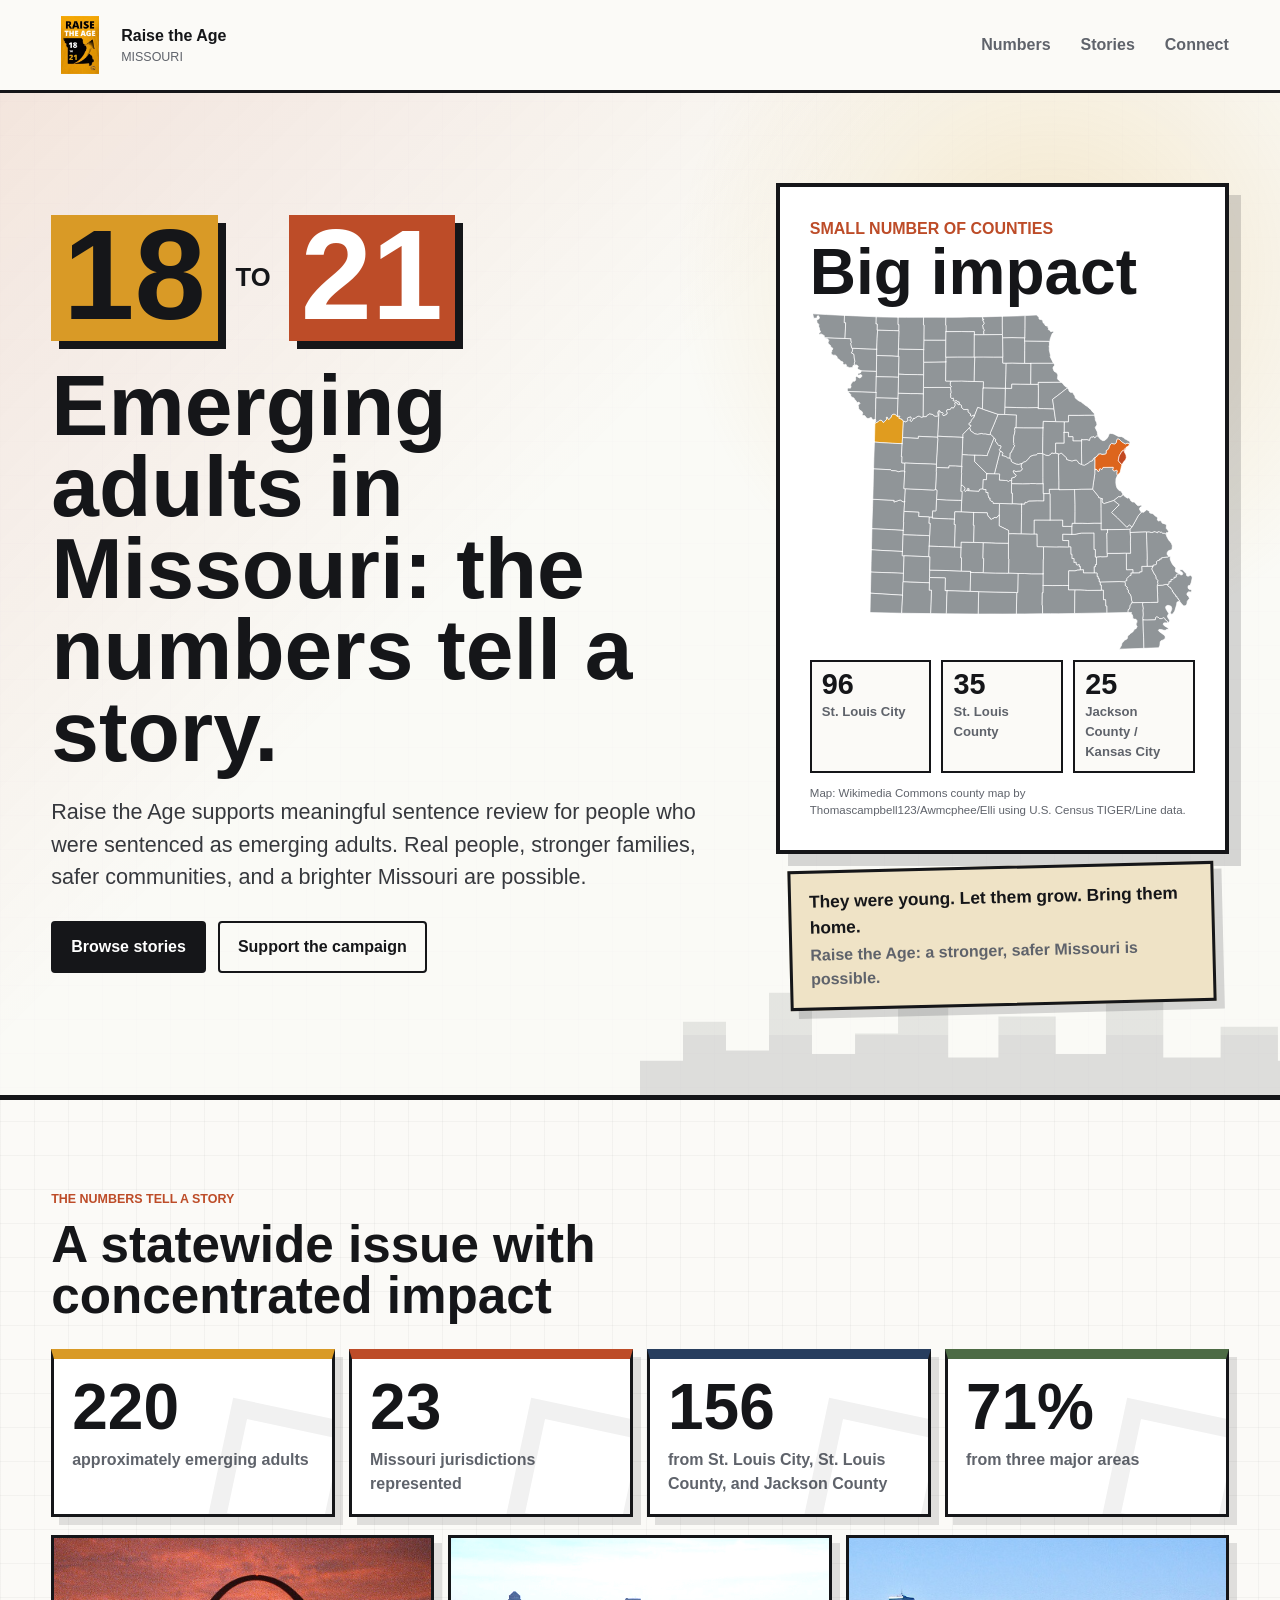
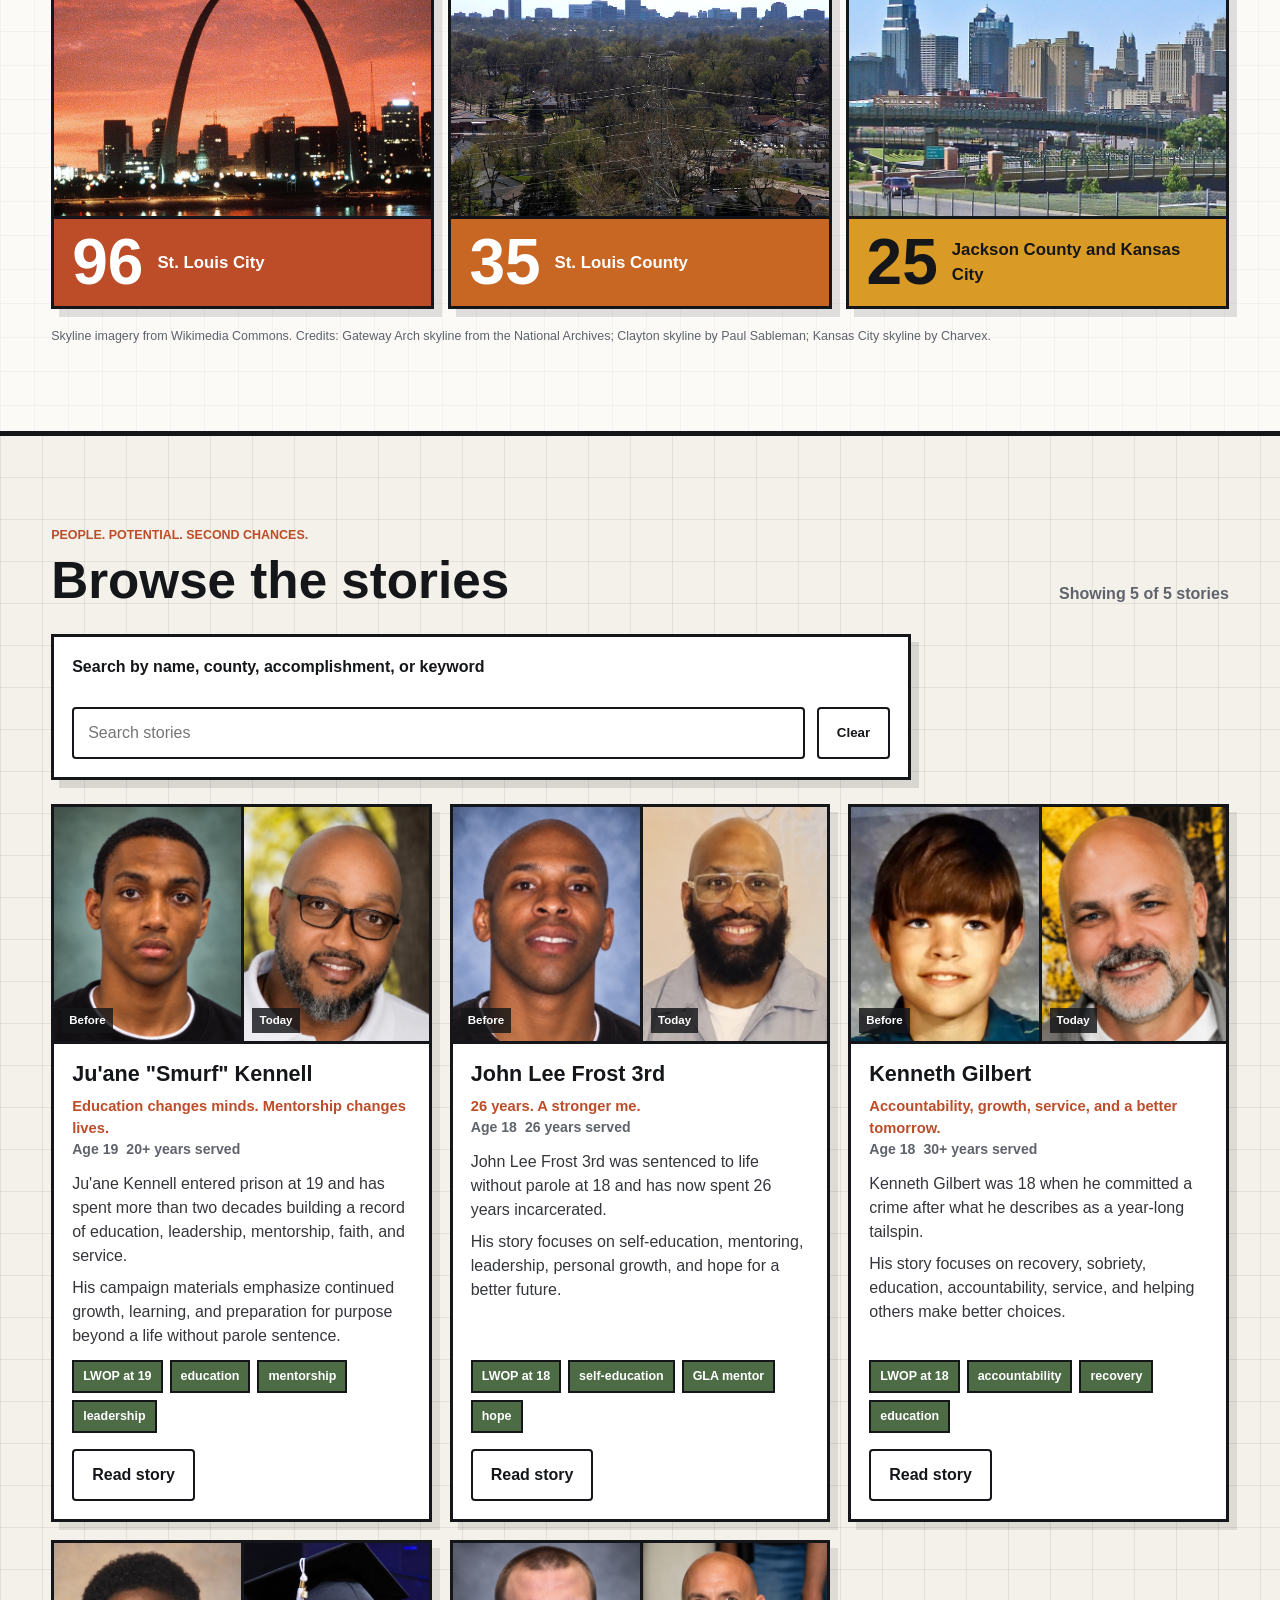
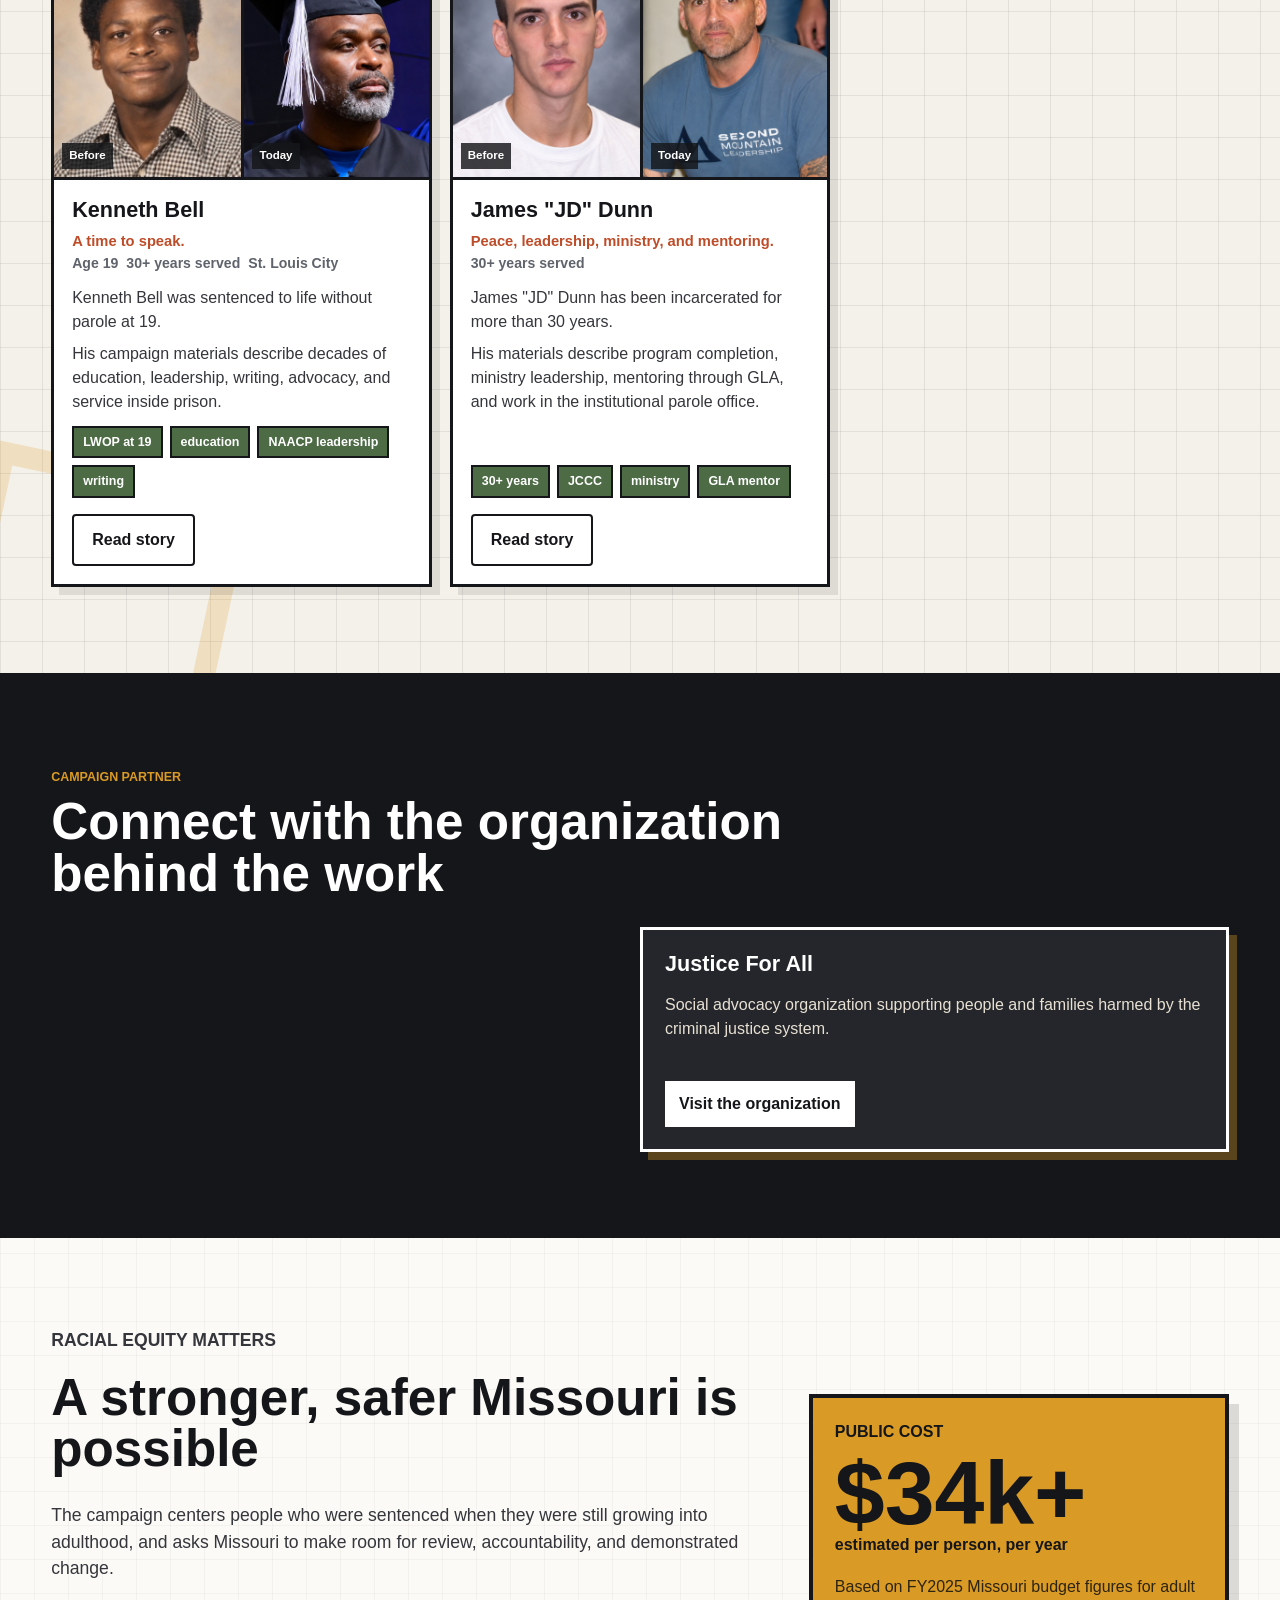
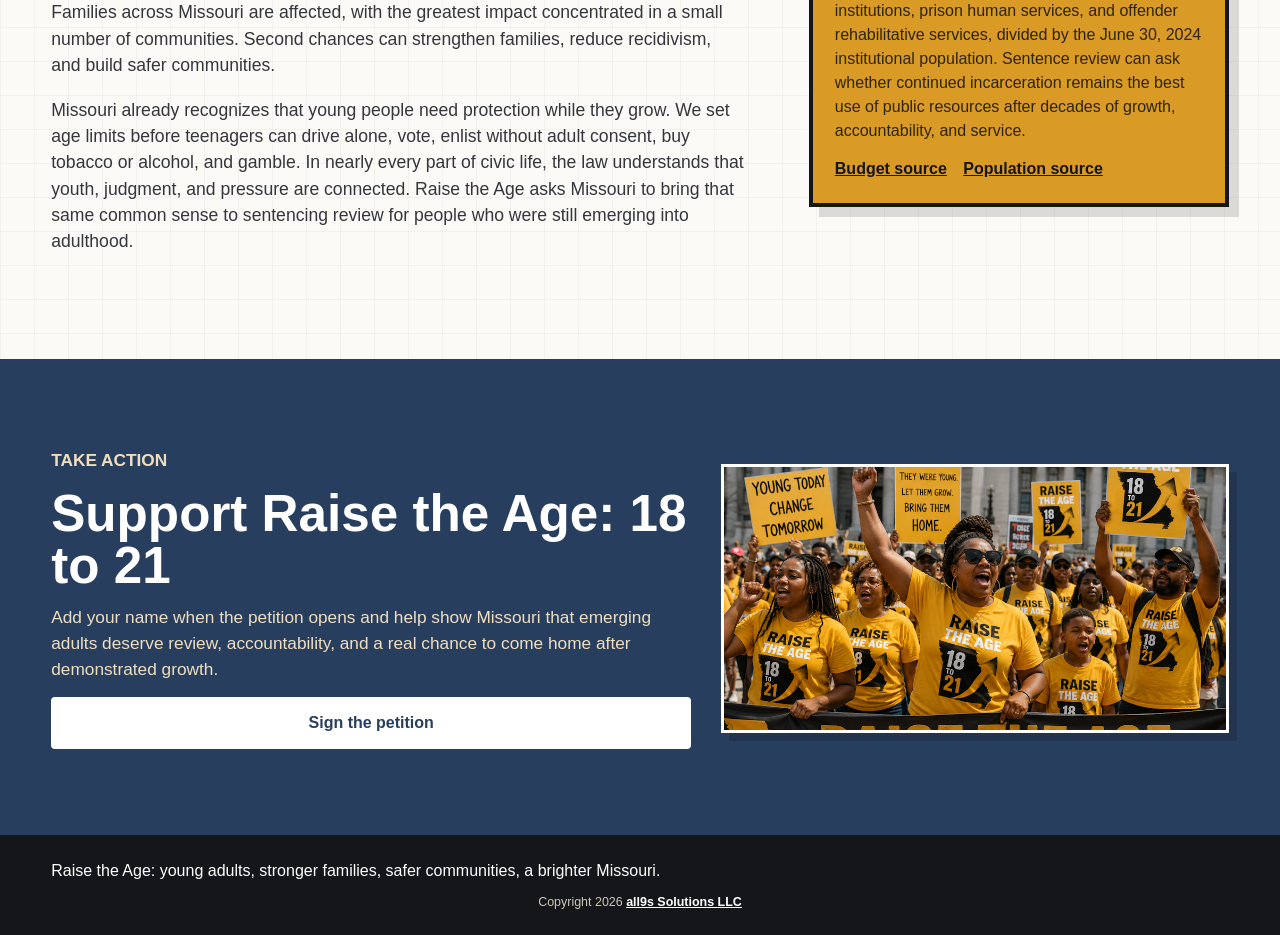
<file: index.html>
<!doctype html>
<html lang="en">
  <head>
    <meta charset="utf-8">
    <meta name="viewport" content="width=device-width, initial-scale=1">
    <title>Raise the Age | Missouri Emerging Adults</title>
    <meta
      name="description"
      content="Raise the Age shares the stories of Missourians sentenced as emerging adults and supports meaningful review for people serving life without parole."
    >
    <link rel="icon" href="assets/images/site/site-icon.svg" type="image/svg+xml">
    <link rel="stylesheet" href="css/styles.css?v=20260917-11">
  </head>
  <body>
    <header class="site-header">
      <a class="brand" href="index.html" aria-label="Raise the Age home">
        <img class="brand-mark" src="assets/images/site/site-icon.svg" alt="" aria-hidden="true">
        <span>
          <strong>Raise the Age</strong>
          <small>Missouri</small>
        </span>
      </a>
      <nav class="header-nav" aria-label="Main navigation">
        <a href="#numbers">Numbers</a>
        <a href="#stories">Stories</a>
        <a href="#partners">Connect</a>
      </nav>
    </header>

    <main>
      <section class="hero">
        <div class="hero-copy">
          <div class="age-lockup" aria-label="Raise the age from 18 to 21">
            <span>18</span>
            <b>to</b>
            <span>21</span>
          </div>
          <h1>Emerging adults in Missouri: the numbers tell a story.</h1>
          <p class="lede">
            Raise the Age supports meaningful sentence review for people who were
            sentenced as emerging adults. Real people, stronger families, safer
            communities, and a brighter Missouri are possible.
          </p>
          <div class="hero-actions">
            <a class="button primary" href="#stories">Browse stories</a>
            <a class="button secondary" href="#contact">Support the campaign</a>
          </div>
        </div>
        <div class="hero-impact" aria-label="Campaign impact map">
          <div class="map-card">
            <div class="map-heading">
              <span>Small number of counties</span>
              <strong>Big impact</strong>
            </div>
            <div class="missouri-map" aria-hidden="true">
              <img src="assets/images/site/missouri-counties-highlighted.svg?v=20260914-2" alt="">
            </div>
            <dl class="map-legend">
              <div><dt>96</dt><dd>St. Louis City</dd></div>
              <div><dt>35</dt><dd>St. Louis County</dd></div>
              <div><dt>25</dt><dd>Jackson County / Kansas City</dd></div>
            </dl>
            <p class="map-credit">
              Map: Wikimedia Commons county map by Thomascampbell123/Awmcphee/Elli using U.S. Census TIGER/Line data.
            </p>
          </div>
          <div class="impact-note">
            <strong>They were young. Let them grow. Bring them home.</strong>
            <span>Raise the Age: a stronger, safer Missouri is possible.</span>
          </div>
        </div>
      </section>

      <section id="numbers" class="section stats-section" aria-labelledby="numbers-title">
        <div class="section-heading">
          <p class="eyebrow">The numbers tell a story</p>
          <h2 id="numbers-title">A statewide issue with concentrated impact</h2>
        </div>
        <div class="stats-grid">
          <article class="stat">
            <strong>220</strong>
            <span>approximately emerging adults</span>
          </article>
          <article class="stat">
            <strong>23</strong>
            <span>Missouri jurisdictions represented</span>
          </article>
          <article class="stat">
            <strong>156</strong>
            <span>from St. Louis City, St. Louis County, and Jackson County</span>
          </article>
          <article class="stat">
            <strong>71%</strong>
            <span>from three major areas</span>
          </article>
        </div>
        <div class="city-band" aria-label="Geographic concentration">
          <article class="city-card stl-city">
            <img src="assets/images/site/st-louis-arch-card.jpg?v=20260914-2" alt="Gateway Arch and St. Louis skyline at night">
            <div class="city-card-meta">
              <strong>96</strong>
              <span>St. Louis City</span>
            </div>
          </article>
          <article class="city-card stl-county">
            <img src="assets/images/site/clayton-skyline.jpg?v=20260914-2" alt="Clayton skyline in St. Louis County">
            <div class="city-card-meta">
              <strong>35</strong>
              <span>St. Louis County</span>
            </div>
          </article>
          <article class="city-card jackson">
            <img src="assets/images/site/kansas-city-skyline.jpg?v=20260914-2" alt="Kansas City skyline">
            <div class="city-card-meta">
              <strong>25</strong>
              <span>Jackson County and Kansas City</span>
            </div>
          </article>
        </div>
        <p class="section-credit">
          Skyline imagery from Wikimedia Commons. Credits: Gateway Arch skyline from the National Archives; Clayton skyline by Paul Sableman; Kansas City skyline by Charvex.
        </p>
      </section>

      <section id="stories" class="section stories-section" aria-labelledby="stories-title">
        <div class="section-heading stories-heading">
          <div>
            <p class="eyebrow">People. Potential. Second chances.</p>
            <h2 id="stories-title">Browse the stories</h2>
          </div>
          <p id="result-count" class="result-count" aria-live="polite"></p>
        </div>

        <form class="search-panel" role="search">
          <label for="search-input">Search by name, county, accomplishment, or keyword</label>
          <div class="search-row">
            <input id="search-input" type="search" autocomplete="off" placeholder="Search stories">
            <button class="button secondary" type="button" id="clear-search">Clear</button>
          </div>
        </form>

        <div id="people-grid" class="people-grid" aria-live="polite"></div>
        <p id="empty-state" class="empty-state" hidden>
          Stories will appear here as they are added to the campaign archive.
        </p>
      </section>

      <section id="partners" class="section partners-section" aria-labelledby="partners-title">
        <div class="section-heading">
          <p class="eyebrow">Campaign partner</p>
          <h2 id="partners-title">Connect with the organization behind the work</h2>
        </div>
        <div class="partners-grid">
          <article class="partner-card">
            <h3>Justice For All</h3>
            <p>
              Social advocacy organization supporting people and families harmed
              by the criminal justice system.
            </p>
            <div class="partner-links">
              <a href="https://justiceforallmissouri.org/" target="_blank" rel="noopener noreferrer">Visit the organization</a>
            </div>
          </article>
        </div>
      </section>

      <section class="section why-section" aria-labelledby="why-title">
        <div class="why-copy">
          <div class="section-heading">
            <p class="eyebrow">Racial equity matters</p>
            <h2 id="why-title">A stronger, safer Missouri is possible</h2>
          </div>
          <p>
            The campaign centers people who were sentenced when they were still
            growing into adulthood, and asks Missouri to make room for review,
            accountability, and demonstrated change.
          </p>
          <p>
            Families across Missouri are affected, with the greatest impact
            concentrated in a small number of communities. Second chances can
            strengthen families, reduce recidivism, and build safer communities.
          </p>
          <p>
            Missouri already recognizes that young people need protection while
            they grow. We set age limits before teenagers can drive alone, vote,
            enlist without adult consent, buy tobacco or alcohol, and gamble.
            In nearly every part of civic life, the law understands that youth,
            judgment, and pressure are connected. Raise the Age asks Missouri to
            bring that same common sense to sentencing review for people who
            were still emerging into adulthood.
          </p>
        </div>
        <aside class="cost-panel" aria-label="Public cost of incarceration">
          <span class="cost-label">Public cost</span>
          <strong>$34k+</strong>
          <span>estimated per person, per year</span>
          <p>
            Based on FY2025 Missouri budget figures for adult institutions,
            prison human services, and offender rehabilitative services, divided
            by the June 30, 2024 institutional population. Sentence review can
            ask whether continued incarceration remains the best use of public
            resources after decades of growth, accountability, and service.
          </p>
          <a href="https://budplan.oa.mo.gov/fy-2025-governors-recommended-budget-department-corrections" target="_blank" rel="noopener noreferrer">Budget source</a>
          <a href="https://doc.mo.gov/sites/doc/files/media/pdf/2025/03/offender-profile-fy24.pdf" target="_blank" rel="noopener noreferrer">Population source</a>
        </aside>
      </section>

      <section id="contact" class="section contact-section" aria-labelledby="contact-title">
        <div class="action-copy">
          <p class="eyebrow">Take action</p>
          <h2 id="contact-title">Support Raise the Age: 18 to 21</h2>
          <p>
            Add your name when the petition opens and help show Missouri that
            emerging adults deserve review, accountability, and a real chance
            to come home after demonstrated growth.
          </p>
          <a class="button primary" href="https://www.mobilize.us/mobilize/event/1020982/" target="_blank" rel="noopener noreferrer">Sign the petition</a>
        </div>
        <div class="petition-preview">
          <img src="assets/images/site/petition-site.png" alt="Petition site preview">
        </div>
      </section>
    </main>

    <footer class="site-footer">
      <p>Raise the Age: young adults, stronger families, safer communities, a brighter Missouri.</p>
      <p class="company-credit">
        Copyright 2026 <a href="https://all9ssolutions.com/" target="_blank" rel="noopener noreferrer">all9s Solutions LLC</a>
      </p>
    </footer>

    <script src="js/main.js?v=20260917-1"></script>
  </body>
</html>
</file>
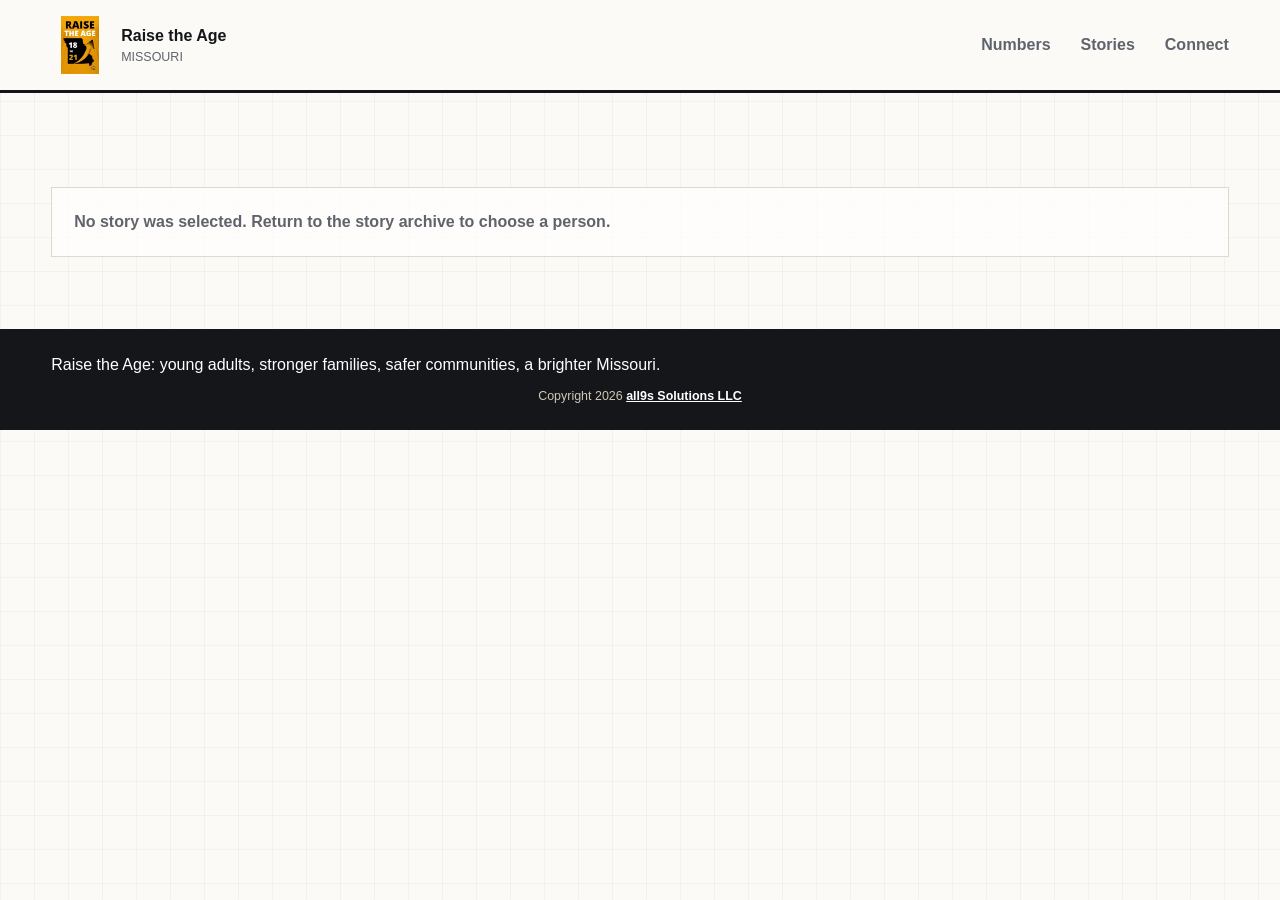
<file: story.html>
<!doctype html>
<html lang="en">
  <head>
    <meta charset="utf-8">
    <meta name="viewport" content="width=device-width, initial-scale=1">
    <title>Story | Raise the Age</title>
    <meta
      name="description"
      content="Read a Raise the Age story from Missouri's emerging adult sentence review campaign."
    >
    <link rel="icon" href="assets/images/site/site-icon.svg" type="image/svg+xml">
    <link rel="stylesheet" href="css/styles.css?v=20260917-11">
  </head>
  <body>
    <header class="site-header">
      <a class="brand" href="index.html" aria-label="Raise the Age home">
        <img class="brand-mark" src="assets/images/site/site-icon.svg" alt="" aria-hidden="true">
        <span>
          <strong>Raise the Age</strong>
          <small>Missouri</small>
        </span>
      </a>
      <nav class="header-nav" aria-label="Main navigation">
        <a href="index.html#numbers">Numbers</a>
        <a href="index.html#stories">Stories</a>
        <a href="index.html#partners">Connect</a>
      </nav>
    </header>

    <main id="story-root" class="story-page" aria-live="polite">
      <p class="empty-state">Loading story...</p>
    </main>

    <footer class="site-footer">
      <p>Raise the Age: young adults, stronger families, safer communities, a brighter Missouri.</p>
      <p class="company-credit">
        Copyright 2026 <a href="https://all9ssolutions.com/" target="_blank" rel="noopener noreferrer">all9s Solutions LLC</a>
      </p>
    </footer>

    <script src="js/story.js?v=20260917-1"></script>
  </body>
</html>
</file>
<file: css/styles.css>
:root {
  --ink: #151619;
  --muted: #5f636b;
  --paper: #fbfaf7;
  --panel: #ffffff;
  --line: #ded9ce;
  --gold: #d99a26;
  --gold-dark: #94600d;
  --rust: #bd4c28;
  --blue: #283e5f;
  --green: #4d6b45;
  --cream: #efe3c6;
  --shadow: 0 18px 50px rgba(28, 25, 20, 0.11);
  color-scheme: light;
}

* {
  box-sizing: border-box;
}

html {
  scroll-behavior: smooth;
}

body {
  margin: 0;
  background:
    linear-gradient(90deg, rgba(21, 22, 25, 0.035) 1px, transparent 1px),
    linear-gradient(0deg, rgba(21, 22, 25, 0.035) 1px, transparent 1px),
    var(--paper);
  background-size: 34px 34px;
  color: var(--ink);
  font-family: Arial, Helvetica, sans-serif;
  line-height: 1.5;
}

img {
  display: block;
  max-width: 100%;
}

a {
  color: inherit;
}

.site-header {
  position: sticky;
  top: 0;
  z-index: 10;
  display: flex;
  align-items: center;
  justify-content: space-between;
  gap: 24px;
  padding: 16px clamp(18px, 4vw, 54px);
  border-bottom: 3px solid var(--ink);
  background: rgba(251, 250, 247, 0.96);
  backdrop-filter: blur(12px);
}

.brand {
  display: inline-flex;
  align-items: center;
  gap: 12px;
  text-decoration: none;
}

.brand-mark {
  display: block;
  width: 58px;
  height: 58px;
  object-fit: contain;
}

.brand strong,
.brand small {
  display: block;
}

.brand small {
  color: var(--muted);
  font-size: 0.78rem;
  text-transform: uppercase;
}

.header-nav {
  display: flex;
  gap: clamp(12px, 3vw, 30px);
  color: var(--muted);
  font-weight: 700;
}

.header-nav a {
  text-decoration: none;
}

.header-nav a:hover {
  color: var(--ink);
}

.hero {
  position: relative;
  overflow: hidden;
  display: grid;
  grid-template-columns: minmax(0, 1.05fr) minmax(300px, 0.72fr);
  gap: clamp(28px, 5vw, 68px);
  align-items: center;
  min-height: calc(100vh - 74px);
  padding: clamp(42px, 7vw, 92px) clamp(18px, 4vw, 54px);
  border-bottom: 5px solid var(--ink);
  background:
    radial-gradient(circle at 82% 18%, rgba(217, 154, 38, 0.2), transparent 28%),
    linear-gradient(135deg, rgba(189, 76, 40, 0.12), transparent 42%),
    rgba(251, 250, 247, 0.82);
}

.hero::before {
  position: absolute;
  right: -6vw;
  bottom: -20px;
  width: min(56vw, 720px);
  height: 170px;
  background:
    linear-gradient(to top, var(--ink) 0 38px, transparent 38px),
    linear-gradient(to top, transparent 0 35px, rgba(21, 22, 25, 0.9) 35px 80px, transparent 80px),
    linear-gradient(to top, transparent 0 38px, rgba(21, 22, 25, 0.72) 38px 132px, transparent 132px);
  clip-path: polygon(0 100%, 0 68%, 6% 68%, 6% 45%, 12% 45%, 12% 62%, 18% 62%, 18% 28%, 24% 28%, 24% 64%, 30% 64%, 30% 52%, 36% 52%, 36% 18%, 43% 18%, 43% 66%, 50% 66%, 50% 42%, 58% 42%, 58% 64%, 65% 64%, 65% 30%, 73% 30%, 73% 66%, 81% 66%, 81% 48%, 89% 48%, 89% 68%, 100% 68%, 100% 100%);
  content: "";
  opacity: 0.12;
  pointer-events: none;
}

.hero-copy {
  position: relative;
  z-index: 1;
  max-width: 760px;
}

.age-lockup {
  display: inline-grid;
  grid-template-columns: auto auto auto;
  align-items: center;
  gap: clamp(8px, 2vw, 18px);
  margin: 0 0 24px;
  color: var(--ink);
  line-height: 0.82;
}

.age-lockup span {
  display: block;
  padding: 8px 12px 13px;
  background: var(--gold);
  box-shadow: 8px 8px 0 var(--ink);
  font-size: clamp(3.2rem, 10vw, 8.8rem);
  font-weight: 900;
}

.age-lockup span:last-child {
  background: var(--rust);
  color: #fff;
}

.age-lockup b {
  font-size: clamp(1rem, 2vw, 1.6rem);
  text-transform: uppercase;
}

.eyebrow {
  margin: 0 0 10px;
  color: var(--rust);
  font-size: 0.78rem;
  font-weight: 900;
  letter-spacing: 0;
  text-transform: uppercase;
}

h1,
h2,
h3,
p {
  overflow-wrap: break-word;
}

h1 {
  margin: 0;
  max-width: 14ch;
  font-size: clamp(3.25rem, 6.7vw, 6.5rem);
  line-height: 0.95;
}

h2 {
  margin: 0;
  font-size: clamp(2rem, 4vw, 4rem);
  line-height: 1;
}

h3 {
  margin: 0;
  font-size: 1.35rem;
  line-height: 1.15;
}

.lede {
  max-width: 680px;
  margin: 24px 0 0;
  color: #36383d;
  font-size: clamp(1.05rem, 2vw, 1.35rem);
}

.hero-actions,
.search-row {
  display: flex;
  flex-wrap: wrap;
  gap: 12px;
  margin-top: 28px;
}

.button {
  display: inline-flex;
  align-items: center;
  justify-content: center;
  min-height: 46px;
  padding: 12px 18px;
  border: 2px solid var(--ink);
  border-radius: 4px;
  font-weight: 900;
  text-decoration: none;
  cursor: pointer;
}

.button.primary {
  background: var(--ink);
  color: #fff;
}

.button.secondary {
  background: transparent;
  color: var(--ink);
}

.button:hover {
  transform: translateY(-1px);
}

.pending-action {
  cursor: default;
}

.pending-action:hover {
  transform: none;
}

.hero-impact {
  position: relative;
  z-index: 1;
}

.impact-note {
  display: grid;
  gap: 2px;
  width: min(94%, 470px);
  margin: 12px auto 0;
  padding: 16px 18px;
  border: 3px solid var(--ink);
  background: var(--cream);
  box-shadow: 8px 8px 0 rgba(21, 22, 25, 0.16);
  transform: rotate(-1.4deg);
}

.impact-note strong {
  font-size: 1.08rem;
}

.impact-note span {
  color: var(--muted);
  font-weight: 800;
}

.map-card {
  position: relative;
  padding: clamp(18px, 4vw, 30px);
  border: 4px solid var(--ink);
  background: #fff;
  box-shadow: 12px 12px 0 rgba(21, 22, 25, 0.16);
}

.map-heading {
  display: grid;
  gap: 2px;
}

.map-heading span {
  color: var(--rust);
  font-weight: 900;
  text-transform: uppercase;
}

.map-heading strong {
  font-size: clamp(2.2rem, 5vw, 4.2rem);
  line-height: 0.92;
}

.missouri-map {
  position: relative;
  margin: 10px 0 8px;
}

.missouri-map img {
  display: block;
  width: 100%;
  max-height: 390px;
  object-fit: contain;
  filter: contrast(1.08);
}

.map-legend {
  display: grid;
  grid-template-columns: repeat(3, minmax(0, 1fr));
  gap: 10px;
  margin: 0;
}

.map-legend div {
  padding: 10px;
  border: 2px solid var(--ink);
  background: var(--paper);
}

.map-legend dt {
  font-size: 1.8rem;
  font-weight: 900;
  line-height: 0.9;
}

.map-legend dd {
  margin: 4px 0 0;
  color: var(--muted);
  font-size: 0.82rem;
  font-weight: 800;
}

.map-credit {
  margin: 12px 0 0;
  color: var(--muted);
  font-size: 0.72rem;
}

.section {
  padding: clamp(88px, 7vw, 104px) clamp(18px, 4vw, 54px) clamp(48px, 7vw, 86px);
}

.section-heading {
  max-width: 850px;
  margin-bottom: 28px;
}

.stats-grid {
  display: grid;
  grid-template-columns: repeat(4, minmax(0, 1fr));
  gap: 14px;
}

.stat {
  position: relative;
  overflow: hidden;
  min-height: 150px;
  padding: 18px;
  border: 3px solid var(--ink);
  border-top: 10px solid var(--gold);
  background: var(--panel);
  box-shadow: 8px 8px 0 rgba(21, 22, 25, 0.12);
}

.stat::after {
  position: absolute;
  right: -18px;
  bottom: -28px;
  width: 96px;
  height: 96px;
  border: 18px solid rgba(21, 22, 25, 0.06);
  content: "";
  transform: rotate(12deg);
}

.stat:nth-child(2) {
  border-top-color: var(--rust);
}

.stat:nth-child(3) {
  border-top-color: var(--blue);
}

.stat:nth-child(4) {
  border-top-color: var(--green);
}

.stat strong {
  display: block;
  font-size: clamp(2.4rem, 5vw, 4.8rem);
  line-height: 0.95;
}

.stat span {
  display: block;
  margin-top: 10px;
  color: var(--muted);
  font-weight: 700;
}

.city-band {
  display: grid;
  grid-template-columns: repeat(3, minmax(0, 1fr));
  gap: 14px;
  margin-top: 18px;
}

.city-card {
  position: relative;
  overflow: hidden;
  display: grid;
  min-height: 360px;
  grid-template-rows: auto auto;
  padding: 0;
  border: 3px solid var(--ink);
  background: var(--rust);
  color: #fff;
  box-shadow: 8px 8px 0 rgba(21, 22, 25, 0.12);
}

.city-card.stl-county {
  background: #c86624;
}

.city-card.jackson {
  background: var(--gold);
  color: var(--ink);
}

.city-card img {
  width: 100%;
  height: clamp(230px, 22vw, 285px);
  min-height: 0;
  border-bottom: 3px solid var(--ink);
  object-fit: cover;
}

.city-card.stl-city img {
  object-fit: cover;
  object-position: center;
}

.city-card.stl-county img {
  filter: brightness(1.32) contrast(1.12) saturate(1.08);
}

.city-card-meta {
  display: grid;
  grid-template-columns: auto minmax(0, 1fr);
  gap: 14px;
  align-items: center;
  padding: 16px 18px;
}

.city-card strong {
  display: block;
  font-size: clamp(2.4rem, 5vw, 4.4rem);
  line-height: 0.85;
}

.city-card span {
  display: block;
  font-size: 1.05rem;
  font-weight: 900;
}

.section-credit {
  max-width: 980px;
  margin: 18px 0 0;
  color: var(--muted);
  font-size: 0.78rem;
}

.stories-section {
  position: relative;
  overflow: hidden;
  border-top: 5px solid var(--ink);
  border-bottom: 5px solid var(--ink);
  background:
    linear-gradient(90deg, rgba(21, 22, 25, 0.08) 1px, transparent 1px),
    linear-gradient(0deg, rgba(21, 22, 25, 0.08) 1px, transparent 1px),
    #f4f1ea;
  background-size: 42px 42px;
}

.stories-section::before {
  position: absolute;
  inset: auto auto -55px -35px;
  width: 220px;
  height: 220px;
  border: 22px solid rgba(217, 154, 38, 0.22);
  content: "";
  transform: rotate(12deg);
}

.stories-heading {
  display: flex;
  max-width: none;
  align-items: end;
  justify-content: space-between;
  gap: 20px;
}

.result-count {
  margin: 0;
  color: var(--muted);
  font-weight: 800;
}

.search-panel {
  position: relative;
  z-index: 1;
  max-width: 860px;
  margin-bottom: 24px;
  padding: 18px;
  border: 3px solid var(--ink);
  background: #fff;
  box-shadow: 8px 8px 0 rgba(21, 22, 25, 0.12);
}

.search-panel label {
  display: block;
  margin-bottom: 8px;
  font-weight: 900;
}

.search-panel input {
  flex: 1 1 320px;
  min-height: 48px;
  min-width: 0;
  padding: 12px 14px;
  border: 2px solid var(--ink);
  border-radius: 4px;
  background: #fff;
  color: var(--ink);
  font: inherit;
}

.people-grid {
  position: relative;
  z-index: 1;
  display: grid;
  grid-template-columns: repeat(3, minmax(0, 1fr));
  gap: 18px;
}

.person-card {
  display: flex;
  min-height: 100%;
  flex-direction: column;
  border: 3px solid var(--ink);
  background: var(--panel);
  box-shadow: 8px 8px 0 rgba(21, 22, 25, 0.1);
  cursor: pointer;
}

.person-card:focus-visible {
  outline: 4px solid var(--gold);
  outline-offset: 4px;
}

.person-photos {
  display: grid;
  grid-template-columns: 1fr 1fr;
  aspect-ratio: 8 / 5;
  border-bottom: 3px solid var(--ink);
  background: #ddd5c9;
}

.person-photos.single-photo {
  grid-template-columns: 1fr;
  aspect-ratio: 8 / 5;
  background: #1d1e22;
}

.person-photo {
  position: relative;
  overflow: hidden;
}

.person-photo img {
  width: 100%;
  height: 100%;
  object-fit: cover;
}

.person-photo + .person-photo {
  border-left: 3px solid var(--ink);
}

.person-photos.single-photo .person-photo img {
  width: auto;
  max-width: 50%;
  margin: 0 auto;
  object-fit: cover;
}

.photo-fallback {
  width: 100%;
  height: 100%;
  background:
    linear-gradient(135deg, rgba(21, 22, 25, 0.08), rgba(217, 154, 38, 0.18)),
    #ddd5c9;
}

.person-photo span {
  position: absolute;
  left: 8px;
  bottom: 8px;
  padding: 4px 7px;
  background: rgba(21, 22, 25, 0.82);
  color: #fff;
  font-size: 0.72rem;
  font-weight: 900;
}

.person-body {
  display: flex;
  flex: 1;
  flex-direction: column;
  gap: 12px;
  padding: 18px;
}

.person-headline {
  margin: 8px 0 0;
  color: var(--rust);
  font-size: 0.92rem;
  font-weight: 900;
}

.person-meta {
  display: flex;
  flex-wrap: wrap;
  gap: 8px;
  color: var(--muted);
  font-size: 0.88rem;
  font-weight: 800;
}

.person-summary,
.person-summary p {
  margin: 0;
  color: #34363b;
}

.person-summary {
  display: grid;
  gap: 8px;
}

.tag-list {
  display: flex;
  flex-wrap: wrap;
  gap: 7px;
  margin-top: auto;
}

.tag {
  padding: 5px 9px;
  border: 2px solid var(--ink);
  background: var(--green);
  color: #fff;
  font-size: 0.78rem;
  font-weight: 900;
}

.person-card .button {
  align-self: flex-start;
  margin-top: 4px;
}

.empty-state {
  margin: 22px 0 0;
  padding: 22px;
  border: 1px solid var(--line);
  background: rgba(255, 255, 255, 0.7);
  color: var(--muted);
  font-weight: 800;
}

.partners-section {
  background: var(--ink);
  color: #fff;
}

.partners-section .eyebrow {
  color: var(--gold);
}

.partners-grid {
  display: grid;
  grid-template-columns: minmax(0, 1fr);
  gap: 16px;
  justify-items: end;
}

.partner-card {
  display: flex;
  width: min(100%, 50%);
  min-height: 225px;
  flex-direction: column;
  padding: 22px;
  border: 3px solid #fff;
  background: #24262b;
  box-shadow: 8px 8px 0 rgba(217, 154, 38, 0.35);
}

.partner-card:nth-child(2) {
  background: var(--blue);
}

.partner-card:nth-child(3) {
  background: #3d4f38;
}

.partner-card p {
  margin-bottom: 18px;
  color: #e8e1d3;
}

.partner-links {
  display: flex;
  flex-wrap: wrap;
  gap: 10px;
  margin-top: auto;
}

.partner-links a {
  display: inline-flex;
  min-height: 42px;
  align-items: center;
  padding: 9px 12px;
  border: 2px solid #fff;
  background: #fff;
  color: var(--ink);
  font-weight: 900;
  text-decoration: none;
}

.why-section {
  display: grid;
  grid-template-columns: minmax(0, 1fr) minmax(280px, 420px);
  gap: clamp(28px, 5vw, 70px);
  align-items: center;
}

.why-copy {
  max-width: 790px;
}

.why-copy p {
  margin: 0 0 18px;
  color: #34363b;
  font-size: 1.1rem;
}

.text-columns {
  display: grid;
  grid-template-columns: repeat(2, minmax(0, 1fr));
  gap: clamp(22px, 4vw, 54px);
  max-width: 1050px;
}

.text-columns p,
.contact-section p {
  margin: 0;
  color: #34363b;
  font-size: 1.08rem;
}

.cost-panel {
  justify-self: center;
  padding: 22px;
  border: 4px solid var(--ink);
  background: var(--gold);
  box-shadow: 10px 10px 0 rgba(21, 22, 25, 0.14);
}

.cost-label {
  display: block;
  margin-bottom: 10px;
  font-weight: 900;
  text-transform: uppercase;
}

.cost-panel strong {
  display: block;
  font-size: clamp(3.2rem, 7vw, 5.6rem);
  line-height: 0.88;
}

.cost-panel span {
  display: block;
  font-weight: 900;
}

.cost-panel p {
  margin: 18px 0 14px;
  color: #2e2412;
}

.cost-panel a {
  display: inline-block;
  margin-right: 12px;
  font-weight: 900;
}

.contact-section {
  display: flex;
  align-items: center;
  justify-content: space-between;
  gap: 30px;
  background: var(--blue);
  color: #fff;
}

.contact-section .eyebrow,
.contact-section p {
  color: #f0dfbe;
}

.contact-section .button.primary {
  border-color: #fff;
  background: #fff;
  color: var(--blue);
}

.action-copy {
  display: grid;
  max-width: 640px;
  gap: 14px;
}

.action-copy .button {
  width: 100%;
  justify-content: center;
}

.petition-preview {
  display: grid;
  width: min(100%, 620px);
  justify-items: start;
}

.petition-preview img {
  width: 100%;
  border: 3px solid #fff;
  background: #fff;
  box-shadow: 8px 8px 0 rgba(21, 22, 25, 0.22);
}

.site-footer {
  display: grid;
  gap: 10px;
  justify-items: stretch;
  padding: 24px clamp(18px, 4vw, 54px);
  background: var(--ink);
  color: #fff;
}

.site-footer p {
  margin: 0;
}

.company-credit {
  justify-self: center;
  max-width: 940px;
  color: #cfc7b8;
  font-size: 0.78rem;
  text-align: center;
}

.company-credit a {
  color: #fff;
  font-weight: 900;
}

.story-page {
  padding: clamp(34px, 6vw, 72px) clamp(18px, 4vw, 54px);
}

.story-shell {
  display: grid;
  grid-template-columns: minmax(280px, 0.85fr) minmax(0, 1.15fr);
  gap: clamp(28px, 5vw, 68px);
  align-items: start;
}

.story-photos {
  display: grid;
  gap: 12px;
}

.mobile-story-photos {
  display: none;
}

.story-photos.single-photo {
  align-self: start;
}

.story-photo {
  position: relative;
  overflow: hidden;
  border: 1px solid var(--line);
  background: #1d1e22;
}

.story-photo img {
  width: 100%;
  max-height: 680px;
  object-fit: contain;
}

.story-photo span {
  position: absolute;
  left: 10px;
  bottom: 10px;
  padding: 5px 9px;
  background: rgba(21, 22, 25, 0.84);
  color: #fff;
  font-size: 0.78rem;
  font-weight: 900;
}

.story-content {
  max-width: 820px;
}

.story-title {
  margin-bottom: 18px;
}

.story-title h1 {
  max-width: none;
  font-size: clamp(2.8rem, 7vw, 6rem);
}

.story-headline {
  margin: 12px 0 0;
  color: var(--rust);
  font-size: clamp(1.1rem, 2vw, 1.45rem);
  font-weight: 900;
}

.detail-list {
  display: grid;
  grid-template-columns: repeat(2, minmax(0, 1fr));
  gap: 10px;
  margin: 0 0 26px;
}

.detail-list div {
  padding: 12px;
  border-left: 5px solid var(--gold);
  background: #fff;
}

.detail-list dt {
  color: var(--muted);
  font-size: 0.75rem;
  font-weight: 900;
  text-transform: uppercase;
}

.detail-list dd {
  margin: 3px 0 0;
  font-weight: 900;
}

.story-section {
  margin-top: 30px;
}

.story-section h2 {
  margin-bottom: 12px;
  font-size: clamp(1.55rem, 3vw, 2.3rem);
}

.story-section p {
  margin: 0;
  color: #34363b;
  font-size: 1.08rem;
}

.story-prose {
  border-top: 4px solid #c86624;
  border-bottom: 4px solid #c86624;
  background:
    linear-gradient(90deg, rgba(200, 102, 36, 0.13), transparent 34%),
    rgba(255, 255, 255, 0.68);
}

.story-prose p {
  position: relative;
  padding: 18px clamp(14px, 2.4vw, 24px);
}

.story-prose p + p {
  border-top: 2px solid rgba(200, 102, 36, 0.38);
}

.story-prose p:first-child {
  padding-top: 20px;
}

.story-prose p:last-child {
  padding-bottom: 20px;
}

.story-quote {
  margin: 22px 0 0;
  padding: 18px 20px;
  border-left: 7px solid var(--gold);
  background: #fff;
  color: #303136;
  font-size: clamp(1.08rem, 2.2vw, 1.45rem);
  font-weight: 800;
}

.accomplishments {
  display: grid;
  gap: 10px;
  padding: 0;
  list-style: none;
}

.accomplishments li {
  padding: 12px 14px;
  border-left: 5px solid var(--green);
  background: #fff;
}

.story-links {
  display: flex;
  flex-wrap: wrap;
  gap: 10px;
}

.story-links a {
  display: inline-flex;
  min-height: 42px;
  align-items: center;
  padding: 9px 12px;
  border: 2px solid var(--ink);
  background: #fff;
  font-weight: 900;
  text-decoration: none;
}

@media (max-width: 980px) {
  .hero,
  .story-shell,
  .text-columns,
  .why-section {
    grid-template-columns: 1fr;
  }

  .hero {
    min-height: auto;
  }

  .stats-grid,
  .people-grid,
  .city-band,
  .partners-grid {
    grid-template-columns: repeat(2, minmax(0, 1fr));
  }

  .partners-grid {
    grid-template-columns: 1fr;
  }

  .partner-card {
    width: 100%;
  }

  .city-card.stl-city {
    grid-column: 1 / -1;
  }

  .desktop-story-photos {
    display: none;
  }

  .mobile-story-photos {
    display: grid;
    margin: 24px 0 4px;
  }
}

@media (max-width: 680px) {
  .site-header,
  .stories-heading,
  .contact-section {
    align-items: flex-start;
    flex-direction: column;
  }

  .header-nav {
    width: 100%;
    justify-content: space-between;
  }

  h1 {
    font-size: clamp(2.6rem, 14vw, 4.5rem);
  }

  .stats-grid,
  .people-grid,
  .city-band,
  .partners-grid,
  .detail-list {
    grid-template-columns: 1fr;
  }

  .city-card.stl-city {
    grid-column: auto;
  }

  .person-photos {
    aspect-ratio: 8 / 5;
  }

  .person-photos.single-photo {
    aspect-ratio: 8 / 5;
  }

  .map-legend {
    grid-template-columns: 1fr;
  }

  .search-row .button,
  .hero-actions .button {
    width: 100%;
  }
}
</file>
